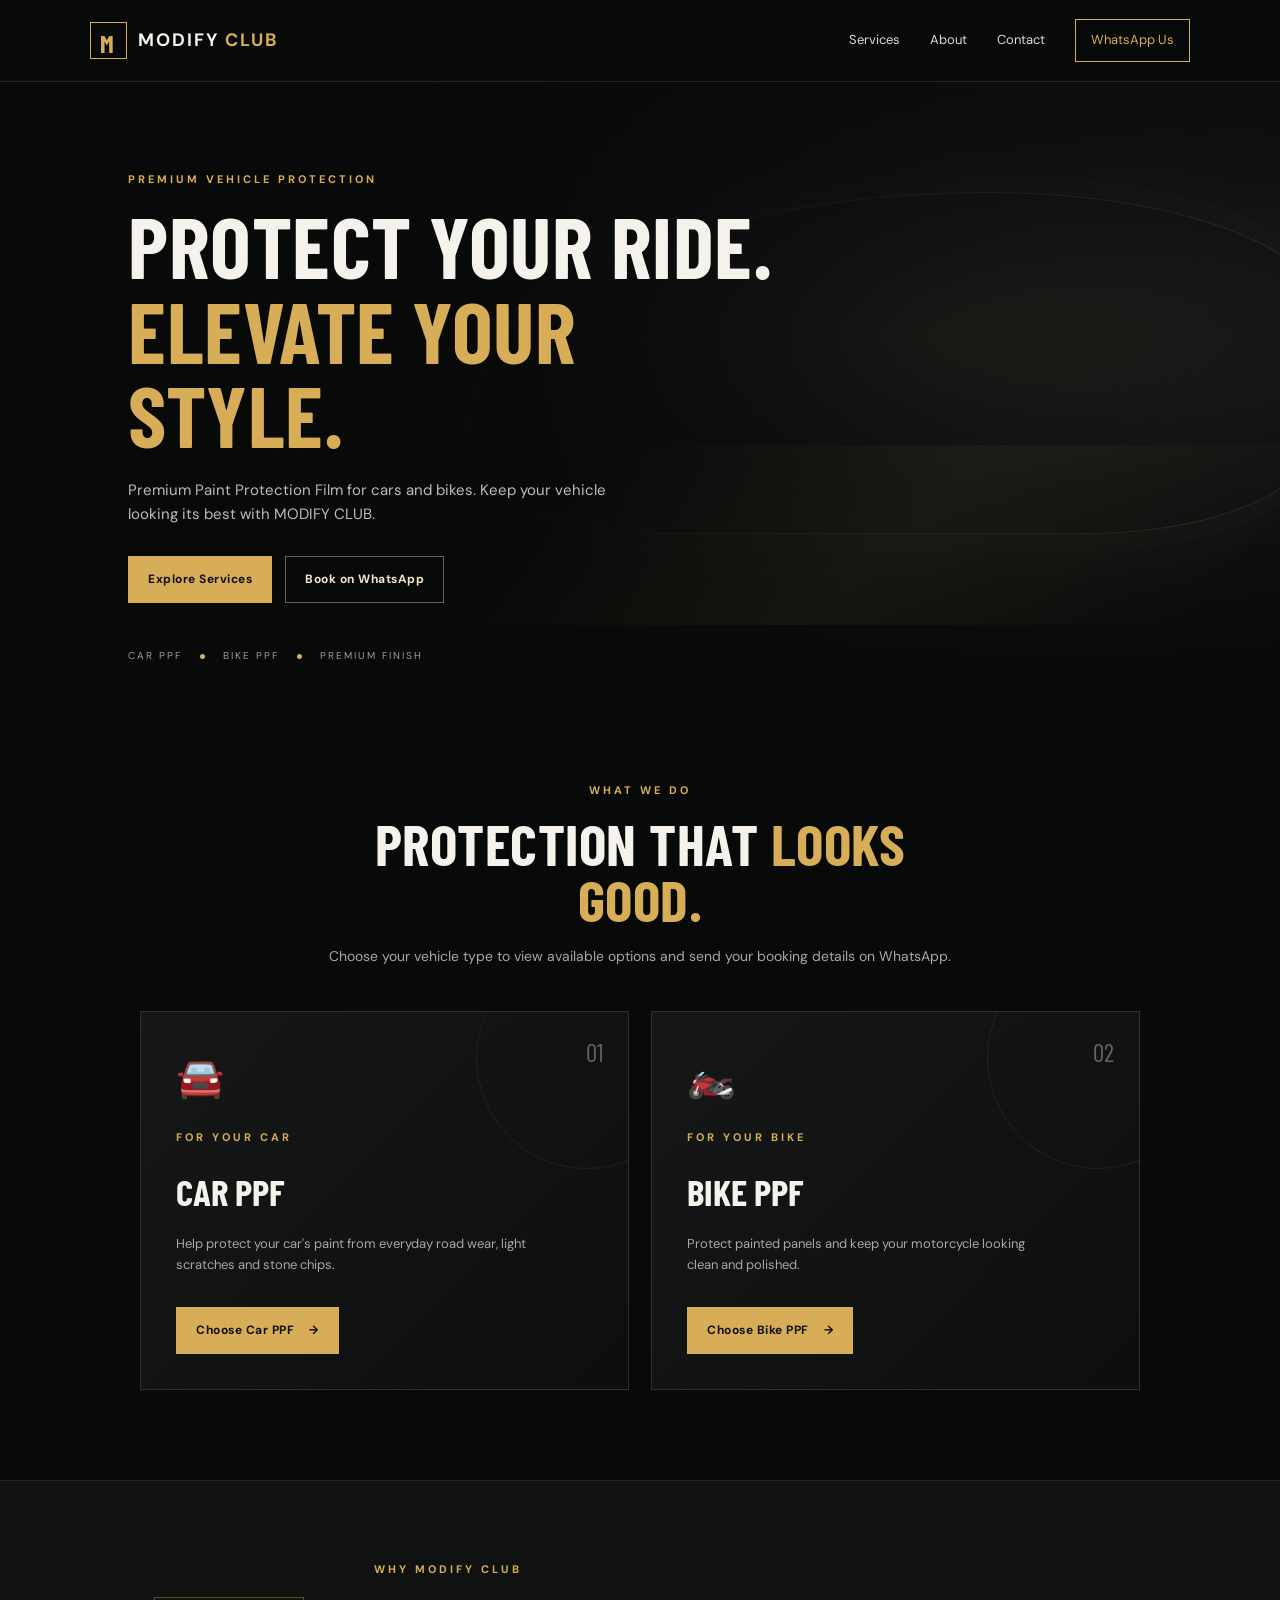
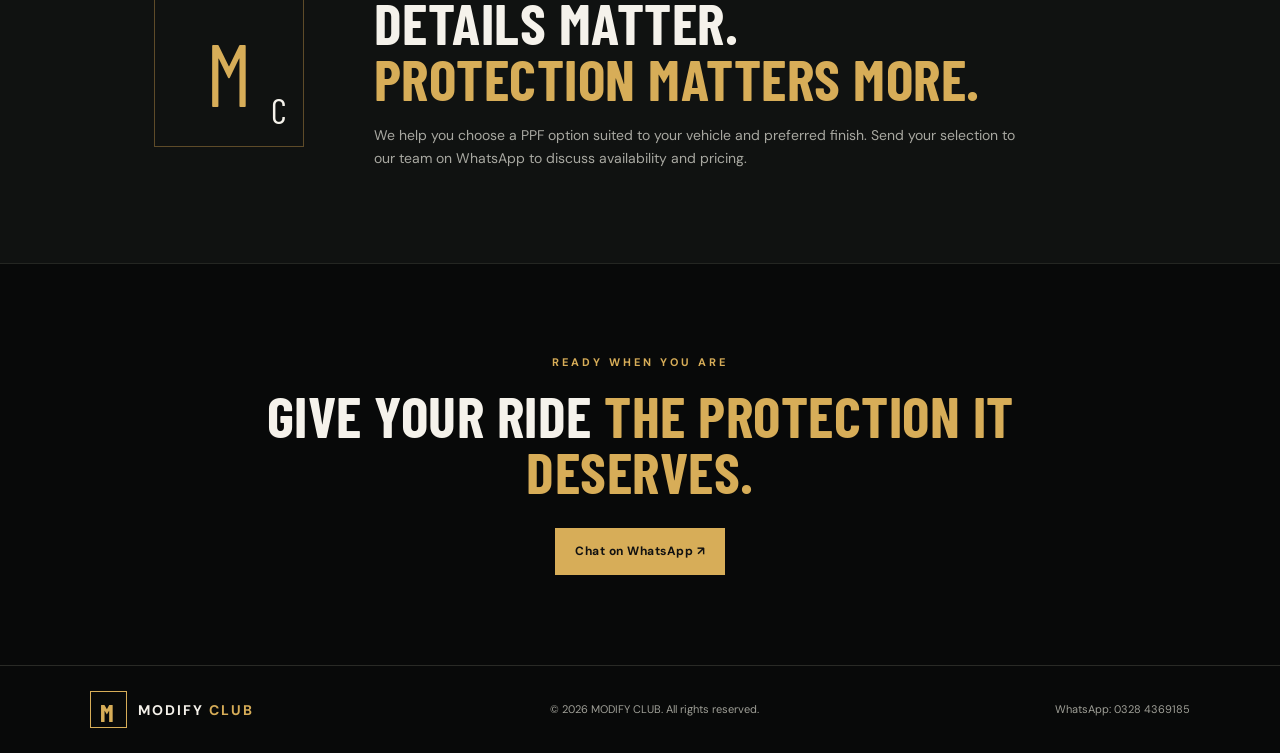
<file: index.html>
<!DOCTYPE html>
<html lang="en">
<head>
  <meta charset="UTF-8">
  <meta name="viewport" content="width=device-width, initial-scale=1.0">
  <meta name="description" content="MODIFY CLUB - Premium Car and Bike Paint Protection Film (PPF) services in Pakistan.">
  <title>MODIFY CLUB | Premium PPF</title>
  <link rel="stylesheet" href="./style.css">
  <script src="./script.js" defer></script>
</head>
<body>
  <header class="site-header">
    <a class="brand" href="./index.html"><span class="brand-mark">M</span><span>MODIFY <b>CLUB</b></span></a>
    <nav class="nav">
      <a href="#services">Services</a>
      <a href="#about">About</a>
      <a href="#contact">Contact</a>
      <a class="nav-cta" href="https://wa.me/923284369185" target="_blank" rel="noopener">WhatsApp Us</a>
    </nav>
    <button class="menu-toggle" id="menuToggle" aria-label="Open menu">☰</button>
  </header>

  <main>
    <section class="hero">
      <div class="hero-overlay"></div>
      <div class="hero-content">
        <p class="eyebrow">PREMIUM VEHICLE PROTECTION</p>
        <h1>Protect Your Ride.<br><span>Elevate Your Style.</span></h1>
        <p class="hero-copy">Premium Paint Protection Film for cars and bikes. Keep your vehicle looking its best with MODIFY CLUB.</p>
        <div class="hero-actions">
          <a class="btn btn-gold" href="#services">Explore Services</a>
          <a class="btn btn-outline" href="https://wa.me/923284369185" target="_blank" rel="noopener">Book on WhatsApp</a>
        </div>
      </div>
      <div class="hero-bottom"><span>CAR PPF</span><i></i><span>BIKE PPF</span><i></i><span>PREMIUM FINISH</span></div>
    </section>

    <section class="section services" id="services">
      <div class="section-heading">
        <p class="eyebrow">WHAT WE DO</p>
        <h2>Protection That <span>Looks Good.</span></h2>
        <p>Choose your vehicle type to view available options and send your booking details on WhatsApp.</p>
      </div>
      <div class="service-grid">
        <article class="service-card car-card">
          <div class="service-number">01</div>
          <div class="vehicle-icon">🚘</div>
          <p class="eyebrow">FOR YOUR CAR</p>
          <h3>Car PPF</h3>
          <p>Help protect your car's paint from everyday road wear, light scratches and stone chips.</p>
          <a class="btn btn-gold" href="./car.html">Choose Car PPF <span>→</span></a>
        </article>
        <article class="service-card bike-card">
          <div class="service-number">02</div>
          <div class="vehicle-icon">🏍️</div>
          <p class="eyebrow">FOR YOUR BIKE</p>
          <h3>Bike PPF</h3>
          <p>Protect painted panels and keep your motorcycle looking clean and polished.</p>
          <a class="btn btn-gold" href="./bike.html">Choose Bike PPF <span>→</span></a>
        </article>
      </div>
    </section>

    <section class="about-section" id="about">
      <div class="about-mark">M<span>C</span></div>
      <div><p class="eyebrow">WHY MODIFY CLUB</p><h2>Details Matter.<br><span>Protection Matters More.</span></h2><p>We help you choose a PPF option suited to your vehicle and preferred finish. Send your selection to our team on WhatsApp to discuss availability and pricing.</p></div>
    </section>

    <section class="contact-section" id="contact">
      <p class="eyebrow">READY WHEN YOU ARE</p>
      <h2>Give Your Ride <span>the Protection It Deserves.</span></h2>
      <a class="btn btn-gold" href="https://wa.me/923284369185" target="_blank" rel="noopener">Chat on WhatsApp ↗</a>
    </section>
  </main>

  <footer class="footer"><a class="brand" href="./index.html"><span class="brand-mark">M</span><span>MODIFY <b>CLUB</b></span></a><p>© <span id="year"></span> MODIFY CLUB. All rights reserved.</p><a href="https://wa.me/923284369185" target="_blank" rel="noopener">WhatsApp: 0328 4369185</a></footer>
</body>
</html>
</file>
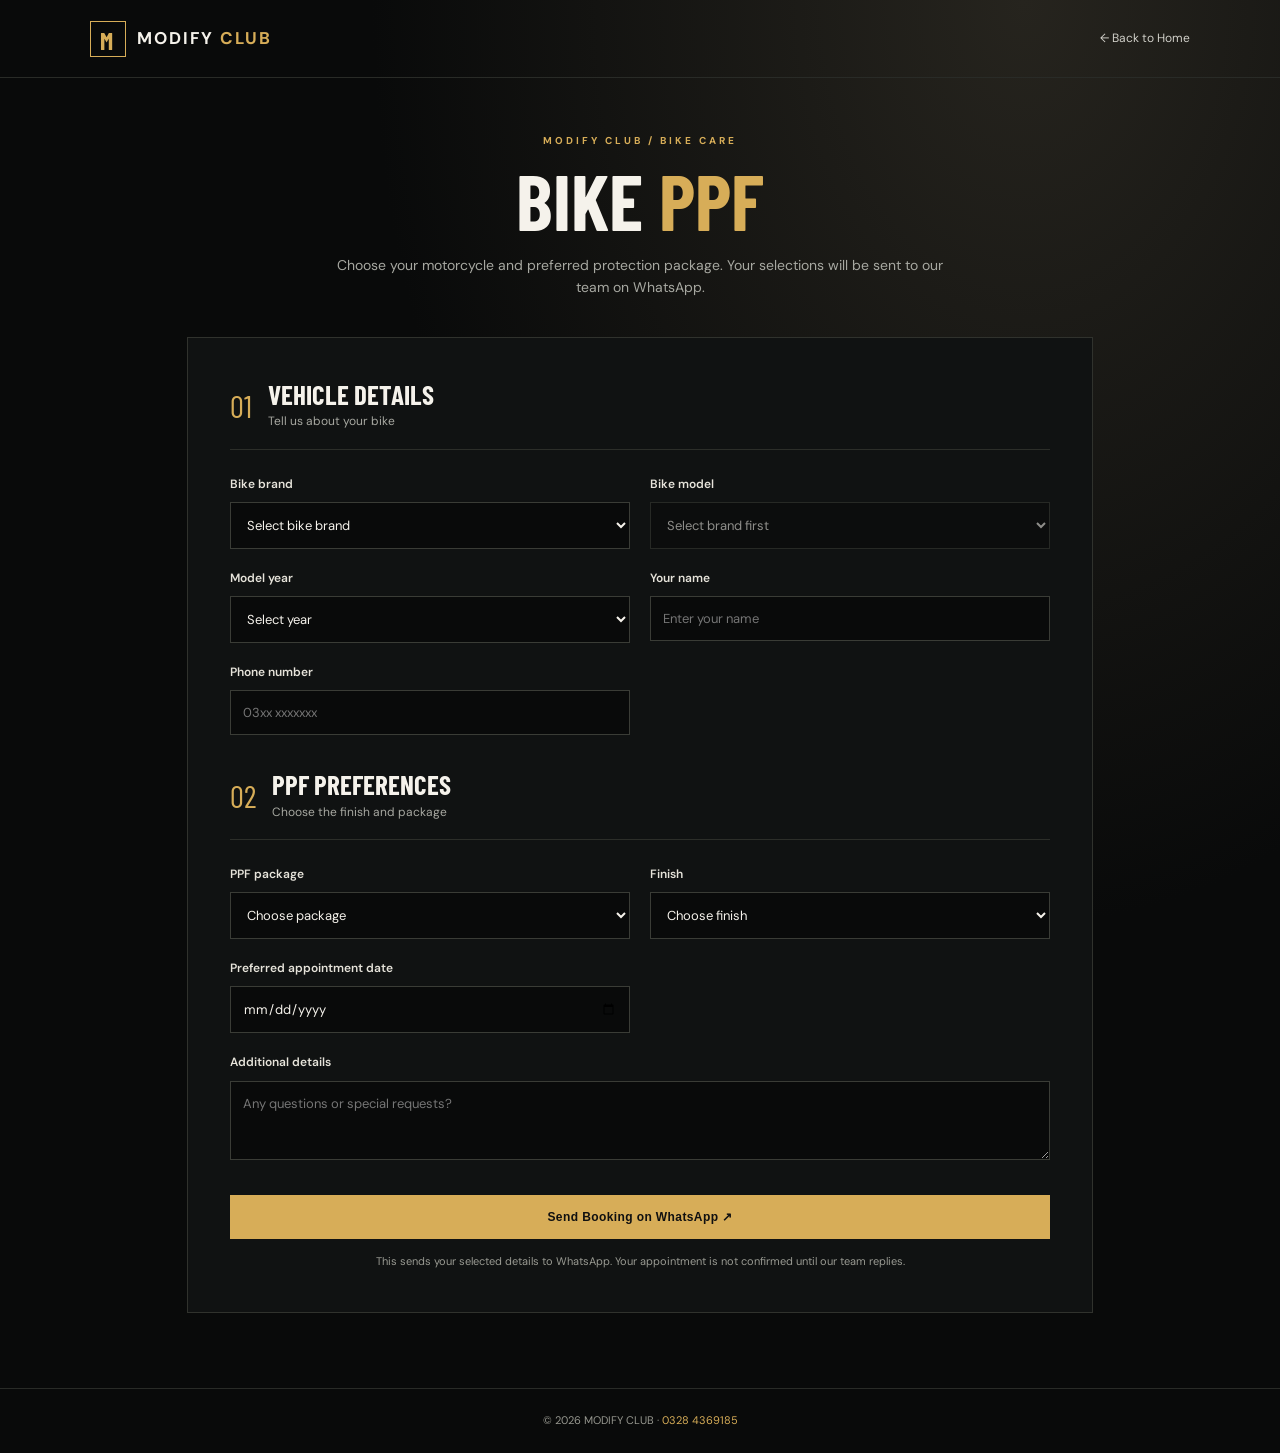
<file: bike.html>
<!DOCTYPE html>
<html lang="en">
<head>
  <meta charset="UTF-8"><meta name="viewport" content="width=device-width, initial-scale=1.0">
  <title>Bike PPF Booking | MODIFY CLUB</title>
  <link rel="stylesheet" href="./vehicle.css"><script src="./vehicle.js" defer></script>
</head>
<body data-vehicle="bike">
<header class="form-header"><a class="brand" href="./index.html"><span class="brand-mark">M</span><span>MODIFY <b>CLUB</b></span></a><a class="back-link" href="./index.html">← Back to Home</a></header>
<main class="booking-wrap">
  <div class="booking-intro"><p class="eyebrow">MODIFY CLUB / BIKE CARE</p><h1>BIKE <span>PPF</span></h1><p>Choose your motorcycle and preferred protection package. Your selections will be sent to our team on WhatsApp.</p></div>
  <form id="vehicleForm" class="booking-form">
    <div class="form-section-title"><span>01</span><div><h2>Vehicle Details</h2><p>Tell us about your bike</p></div></div>
    <div class="form-grid">
      <label>Bike brand <select id="brand" name="Brand" required><option value="">Select bike brand</option></select></label>
      <label>Bike model <select id="model" name="Model" required disabled><option value="">Select brand first</option></select></label>
      <label>Model year <select id="year" name="Year" required><option value="">Select year</option></select></label>
      <label>Your name <input name="Customer name" placeholder="Enter your name" required></label>
      <label>Phone number <input name="Customer phone" type="tel" placeholder="03xx xxxxxxx" required></label>
    </div>
    <div class="form-section-title"><span>02</span><div><h2>PPF Preferences</h2><p>Choose the finish and package</p></div></div>
    <div class="form-grid">
      <label>PPF package <select name="PPF package" required><option value="">Choose package</option><option>Tank & Front Panel</option><option>Full Bike PPF</option><option>Tank PPF</option><option>Headlight & Front Fender</option><option>Custom PPF</option></select></label>
      <label>Finish <select name="Finish" required><option value="">Choose finish</option><option>Gloss</option><option>Matte</option><option>Satin</option><option>Need advice</option></select></label>
      <label>Preferred appointment date <input type="date" id="appointmentDate" name="Preferred date"></label>
      <label class="full-width">Additional details <textarea name="Additional details" rows="3" placeholder="Any questions or special requests?"></textarea></label>
    </div>
    <button class="btn btn-gold submit-btn" type="submit">Send Booking on WhatsApp ↗</button>
    <p class="form-note">This sends your selected details to WhatsApp. Your appointment is not confirmed until our team replies.</p>
  </form>
</main>
<footer class="form-footer">© <span id="footerYear"></span> MODIFY CLUB · <a href="https://wa.me/923284369185" target="_blank" rel="noopener">0328 4369185</a></footer>
</body></html>
</file>
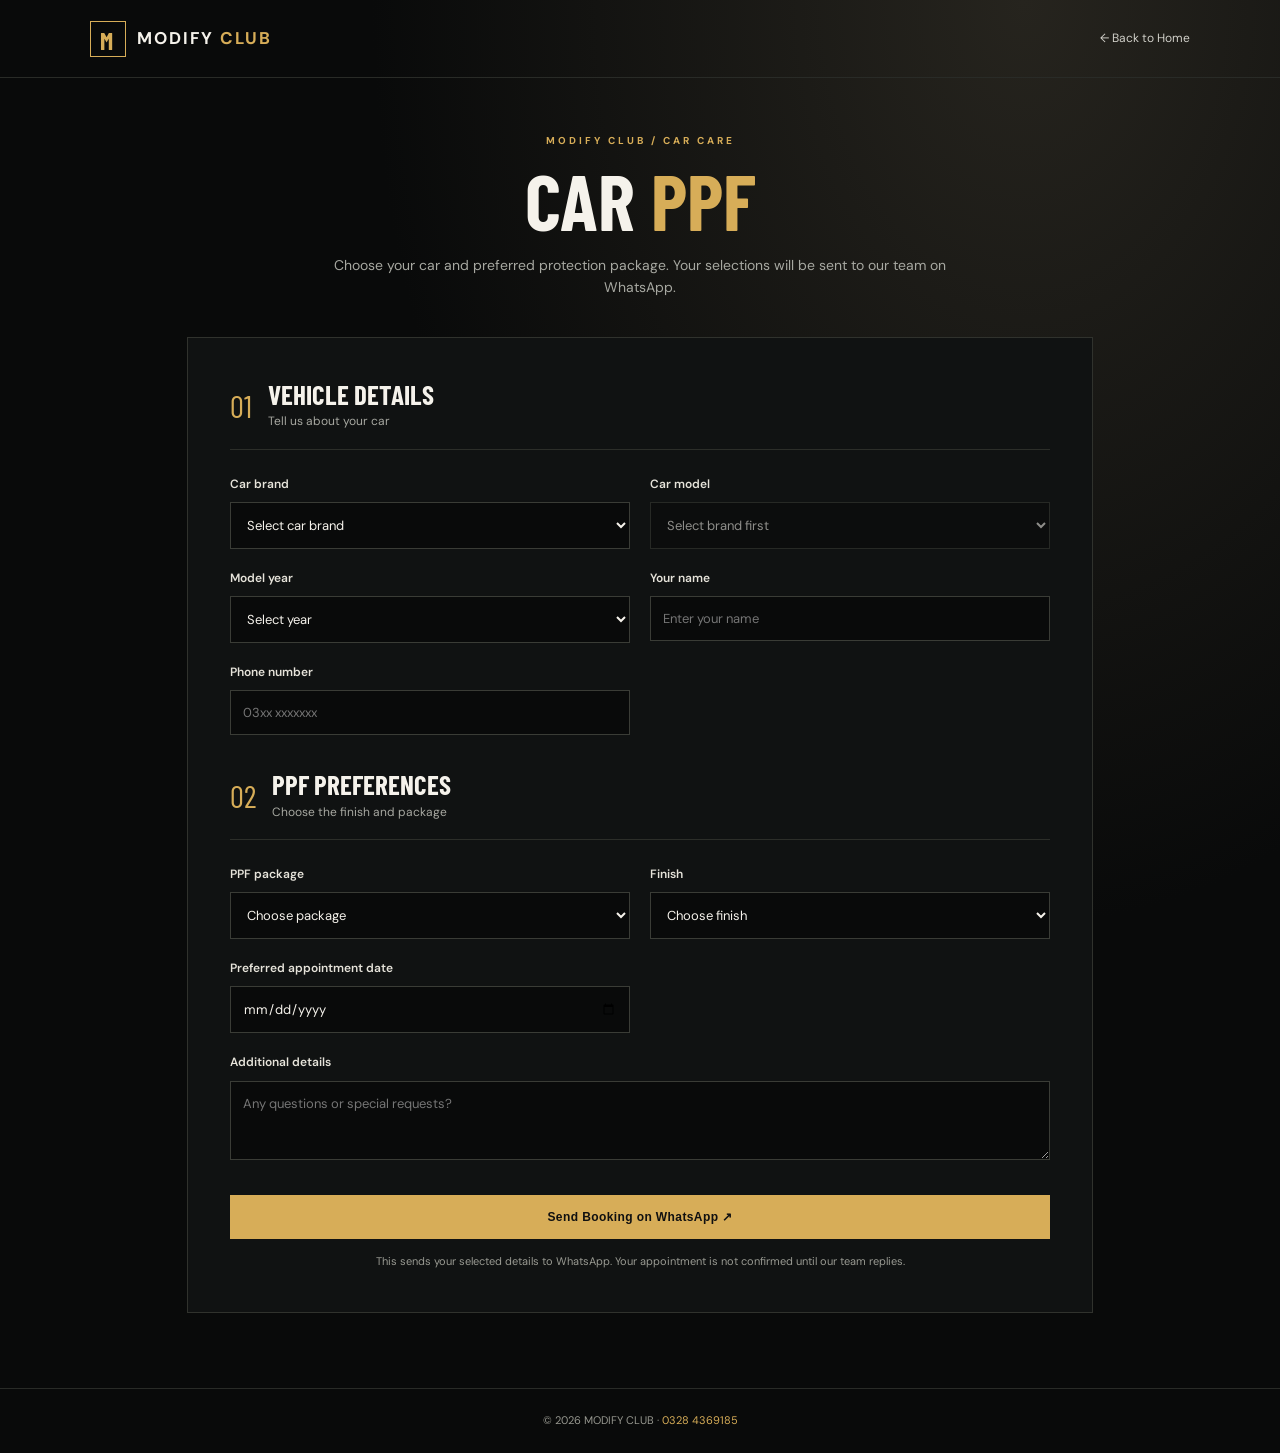
<file: car.html>
<!DOCTYPE html>
<html lang="en">
<head>
  <meta charset="UTF-8"><meta name="viewport" content="width=device-width, initial-scale=1.0">
  <title>Car PPF Booking | MODIFY CLUB</title>
  <link rel="stylesheet" href="./vehicle.css"><script src="./vehicle.js" defer></script>
</head>
<body data-vehicle="car">
<header class="form-header"><a class="brand" href="./index.html"><span class="brand-mark">M</span><span>MODIFY <b>CLUB</b></span></a><a class="back-link" href="./index.html">← Back to Home</a></header>
<main class="booking-wrap">
  <div class="booking-intro"><p class="eyebrow">MODIFY CLUB / CAR CARE</p><h1>CAR <span>PPF</span></h1><p>Choose your car and preferred protection package. Your selections will be sent to our team on WhatsApp.</p></div>
  <form id="vehicleForm" class="booking-form">
    <div class="form-section-title"><span>01</span><div><h2>Vehicle Details</h2><p>Tell us about your car</p></div></div>
    <div class="form-grid">
      <label>Car brand <select id="brand" name="Brand" required><option value="">Select car brand</option></select></label>
      <label>Car model <select id="model" name="Model" required disabled><option value="">Select brand first</option></select></label>
      <label>Model year <select id="year" name="Year" required><option value="">Select year</option></select></label>
      <label>Your name <input name="Customer name" placeholder="Enter your name" required></label>
      <label>Phone number <input name="Customer phone" type="tel" placeholder="03xx xxxxxxx" required></label>
    </div>
    <div class="form-section-title"><span>02</span><div><h2>PPF Preferences</h2><p>Choose the finish and package</p></div></div>
    <div class="form-grid">
      <label>PPF package <select name="PPF package" required><option value="">Choose package</option><option>Front Protection</option><option>Full Body PPF</option><option>Partial PPF</option><option>Headlights & Mirrors</option><option>Custom PPF</option></select></label>
      <label>Finish <select name="Finish" required><option value="">Choose finish</option><option>Gloss</option><option>Matte</option><option>Satin</option><option>Need advice</option></select></label>
      <label>Preferred appointment date <input type="date" id="appointmentDate" name="Preferred date"></label>
      <label class="full-width">Additional details <textarea name="Additional details" rows="3" placeholder="Any questions or special requests?"></textarea></label>
    </div>
    <button class="btn btn-gold submit-btn" type="submit">Send Booking on WhatsApp ↗</button>
    <p class="form-note">This sends your selected details to WhatsApp. Your appointment is not confirmed until our team replies.</p>
  </form>
</main>
<footer class="form-footer">© <span id="footerYear"></span> MODIFY CLUB · <a href="https://wa.me/923284369185" target="_blank" rel="noopener">0328 4369185</a></footer>
</body></html>
</file>
<file: style.css>
@import url('https://fonts.googleapis.com/css2?family=Barlow+Condensed:wght@500;600;700;800&family=DM+Sans:wght@400;500;600;700&display=swap');
:root{--bg:#080909;--panel:#111313;--gold:#d7ad58;--gold2:#f1d28b;--text:#f5f2eb;--muted:#a8a8a1;--line:#2b2c29}
*{box-sizing:border-box}html{scroll-behavior:smooth}body{margin:0;background:var(--bg);color:var(--text);font-family:'DM Sans',Arial,sans-serif;line-height:1.6}a{color:inherit;text-decoration:none}.site-header{height:82px;padding:0 7%;display:flex;align-items:center;justify-content:space-between;background:#080909;border-bottom:1px solid #252622;position:relative;z-index:5}.brand{display:flex;align-items:center;gap:11px;font-size:18px;font-weight:700;letter-spacing:2px}.brand b{color:var(--gold)}.brand-mark{width:37px;height:37px;border:1px solid var(--gold);color:var(--gold);display:grid;place-items:center;font-family:'Barlow Condensed',sans-serif;font-size:25px}.nav{display:flex;align-items:center;gap:30px;font-size:13px;color:#dedbd3}.nav a:hover{color:var(--gold)}.nav .nav-cta{border:1px solid var(--gold);padding:10px 15px;color:var(--gold)}.menu-toggle{display:none;background:none;border:0;color:white;font-size:26px}
.hero{min-height:610px;position:relative;display:flex;align-items:center;padding:70px 10%;overflow:hidden;background:radial-gradient(ellipse at 75% 42%,#34312a 0%,#171918 30%,#080909 70%)}.hero:before{content:"";position:absolute;width:66%;height:340px;right:-4%;top:18%;border:1px solid #3d3a31;border-radius:55% 45% 24% 28%;transform:skewX(-13deg);box-shadow:0 0 0 18px #ffffff03,0 0 0 42px #ffffff02}.hero:after{content:"";position:absolute;width:55%;height:180px;right:2%;bottom:11%;background:linear-gradient(110deg,transparent,#d7ad5810,transparent);transform:skewX(-35deg)}.hero-overlay{position:absolute;inset:0;background:linear-gradient(90deg,#080909 0%,#080909ee 42%,#08090955 100%)}.hero-content{position:relative;z-index:1;max-width:650px}.eyebrow{font-size:11px;letter-spacing:3px;font-weight:700;color:var(--gold);margin:0 0 15px}.hero h1,.section-heading h2,.about-section h2,.contact-section h2{font-family:'Barlow Condensed',Impact,sans-serif;text-transform:uppercase;line-height:.98;font-weight:700;letter-spacing:.5px}.hero h1{font-size:clamp(48px,7vw,86px);margin:0 0 22px}.hero h1 span,.section-heading h2 span,.about-section h2 span,.contact-section h2 span{color:var(--gold)}.hero-copy{max-width:490px;color:#bdbdb5;font-size:15px}.hero-actions{display:flex;gap:13px;flex-wrap:wrap;margin-top:30px}.btn{display:inline-flex;justify-content:center;align-items:center;gap:15px;padding:13px 19px;font-size:12px;font-weight:700;letter-spacing:.5px;border:1px solid transparent;transition:.2s}.btn-gold{background:var(--gold);color:#111}.btn-gold:hover{background:var(--gold2);transform:translateY(-2px)}.btn-outline{border-color:#69604d;color:#f3e6c8}.btn-outline:hover{border-color:var(--gold);color:var(--gold)}.hero-bottom{position:absolute;bottom:28px;left:10%;display:flex;align-items:center;gap:18px;color:#9e9d96;font-size:10px;letter-spacing:2px}.hero-bottom i{width:5px;height:5px;background:var(--gold);border-radius:50%}
.section{padding:90px 9%}.section-heading{text-align:center;max-width:660px;margin:0 auto 43px}.section-heading h2,.about-section h2,.contact-section h2{font-size:clamp(37px,5vw,58px);margin:0 0 17px}.section-heading>p:last-child,.about-section p:not(.eyebrow){color:var(--muted);font-size:14px}.service-grid{display:grid;grid-template-columns:repeat(2,minmax(0,1fr));gap:22px;max-width:1000px;margin:auto}.service-card{position:relative;min-height:350px;padding:35px;background:linear-gradient(135deg,#161817,#0d0f0e);border:1px solid #30312c;overflow:hidden}.service-card:after{content:"";position:absolute;width:220px;height:220px;border:1px solid #d7ad5818;border-radius:50%;right:-70px;top:-65px}.service-number{position:absolute;right:25px;top:20px;color:#65645d;font-family:'Barlow Condensed',sans-serif;font-size:25px}.vehicle-icon{font-size:39px;margin-bottom:20px;filter:grayscale(.4)}.service-card h3{font-family:'Barlow Condensed',sans-serif;font-size:37px;text-transform:uppercase;margin:0}.service-card>p:not(.eyebrow){color:var(--muted);font-size:13px;max-width:360px;min-height:43px}.service-card .btn{margin-top:17px}.about-section{padding:80px 12%;background:#101211;border-top:1px solid #242622;border-bottom:1px solid #242622;display:grid;grid-template-columns:180px 1fr;gap:40px;align-items:center}.about-mark{width:150px;height:150px;border:1px solid #5e4b29;color:var(--gold);font-family:'Barlow Condensed',sans-serif;font-size:88px;display:grid;place-items:center;position:relative}.about-mark span{font-size:35px;position:absolute;right:16px;bottom:8px;color:#f5f2eb}.about-section p:not(.eyebrow){max-width:650px}.contact-section{text-align:center;padding:90px 7%}.contact-section h2{max-width:750px;margin:0 auto 28px}.footer{border-top:1px solid #292a26;padding:25px 7%;display:flex;justify-content:space-between;align-items:center;gap:18px;flex-wrap:wrap;color:#9f9f97;font-size:11px}.footer .brand{color:#f5f2eb;font-size:14px}.footer p{margin:0}
@media(max-width:760px){.site-header{height:70px;padding:0 5%}.menu-toggle{display:block}.nav{display:none;position:absolute;top:69px;left:0;right:0;padding:22px;background:#0b0c0c;border-bottom:1px solid #333;flex-direction:column;gap:20px}.nav.open{display:flex}.hero{min-height:590px;padding:60px 7%}.hero:before{width:85%;right:-35%;opacity:.6}.hero-bottom{left:7%;gap:10px;font-size:8px}.section{padding:65px 6%}.service-grid{grid-template-columns:1fr}.service-card{padding:27px;min-height:320px}.about-section{padding:60px 7%;grid-template-columns:1fr;gap:25px}.about-mark{width:100px;height:100px;font-size:60px}.about-mark span{font-size:26px}.footer{padding:24px 6%;flex-direction:column;align-items:flex-start}}
</file>
<file: vehicle.css>
@import url('https://fonts.googleapis.com/css2?family=Barlow+Condensed:wght@500;600;700;800&family=DM+Sans:wght@400;500;600;700&display=swap');
:root{--bg:#090a0a;--panel:#121414;--gold:#d7ad58;--text:#f5f2eb;--muted:#a7a8a1;--line:#30322d}*{box-sizing:border-box}body{margin:0;background:radial-gradient(ellipse at 80% 0%,#26241e 0%,#090a0a 45%);color:var(--text);font-family:'DM Sans',Arial,sans-serif;line-height:1.6}.form-header{height:78px;padding:0 7%;display:flex;align-items:center;justify-content:space-between;border-bottom:1px solid #292b27}.brand{display:flex;align-items:center;gap:11px;font-size:17px;font-weight:700;letter-spacing:2px;text-decoration:none;color:var(--text)}.brand b{color:var(--gold)}.brand-mark{width:36px;height:36px;border:1px solid var(--gold);color:var(--gold);display:grid;place-items:center;font-family:'Barlow Condensed',sans-serif;font-size:24px}.back-link{color:#d0cfc8;font-size:12px;text-decoration:none}.back-link:hover{color:var(--gold)}.booking-wrap{max-width:950px;margin:auto;padding:55px 22px 75px}.booking-intro{text-align:center;max-width:620px;margin:0 auto 38px}.eyebrow{color:var(--gold);letter-spacing:3px;font-size:10px;font-weight:700;margin:0 0 12px}.booking-intro h1{font-family:'Barlow Condensed',Impact,sans-serif;font-size:clamp(52px,8vw,78px);line-height:1;margin:0 0 15px}.booking-intro h1 span{color:var(--gold)}.booking-intro>p:last-child{color:var(--muted);font-size:14px}.booking-form{background:#101212;border:1px solid var(--line);padding:clamp(22px,5vw,42px)}.form-section-title{display:flex;align-items:center;gap:16px;border-bottom:1px solid #2c2e29;padding-bottom:17px;margin:0 0 25px}.form-section-title>span{font-family:'Barlow Condensed',sans-serif;color:var(--gold);font-size:31px}.form-section-title h2{font-family:'Barlow Condensed',sans-serif;font-size:27px;text-transform:uppercase;margin:0;line-height:1.1}.form-section-title p{color:var(--muted);font-size:12px;margin:3px 0 0}.form-grid{display:grid;grid-template-columns:repeat(2,minmax(0,1fr));gap:20px;margin-bottom:35px}label{display:flex;flex-direction:column;gap:8px;font-size:12px;color:#e6e3da;font-weight:600}input,select,textarea{width:100%;border:1px solid #3a3c36;border-radius:0;background:#090a0a;color:#f6f3ec;padding:13px 12px;font:13px 'DM Sans',Arial,sans-serif;outline:none}select:disabled{opacity:.55}input:focus,select:focus,textarea:focus{border-color:var(--gold)}select option{background:#111;color:#fff}textarea{resize:vertical}.full-width{grid-column:1/-1}.btn{display:inline-flex;justify-content:center;align-items:center;background:var(--gold);color:#101010;border:0;padding:15px 22px;font-weight:700;font-size:12px;letter-spacing:.4px;cursor:pointer}.btn:hover{background:#f1d28b}.submit-btn{width:100%}.form-note{font-size:11px;color:#999a92;text-align:center;margin:14px 0 0}.form-footer{text-align:center;padding:23px;border-top:1px solid #292b27;color:#96978f;font-size:11px}.form-footer a{color:var(--gold);text-decoration:none}@media(max-width:600px){.form-header{padding:0 5%;height:70px}.brand{font-size:13px;letter-spacing:1px}.brand-mark{width:31px;height:31px}.back-link{font-size:11px}.booking-wrap{padding:40px 14px 50px}.form-grid{grid-template-columns:1fr;gap:17px}.full-width{grid-column:auto}.booking-form{padding:22px 17px}.booking-intro h1{font-size:54px}}
</file>
